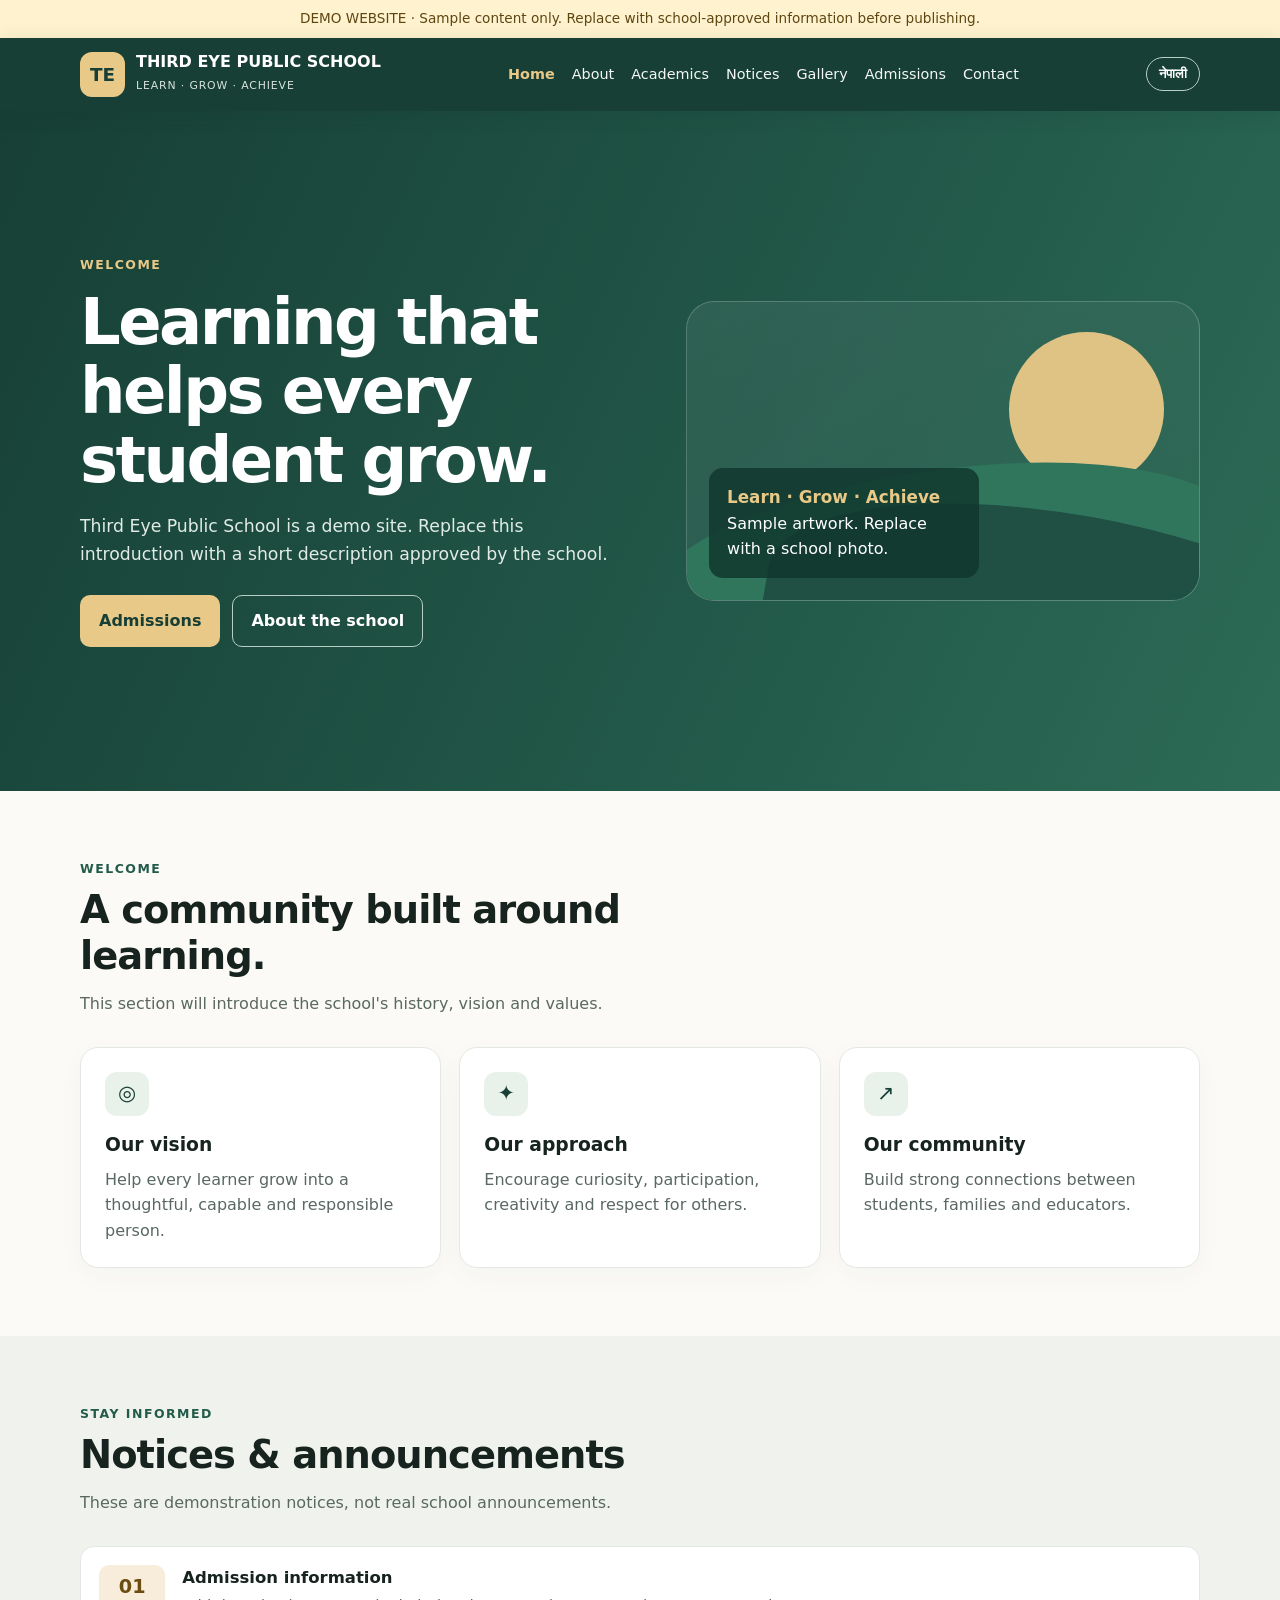
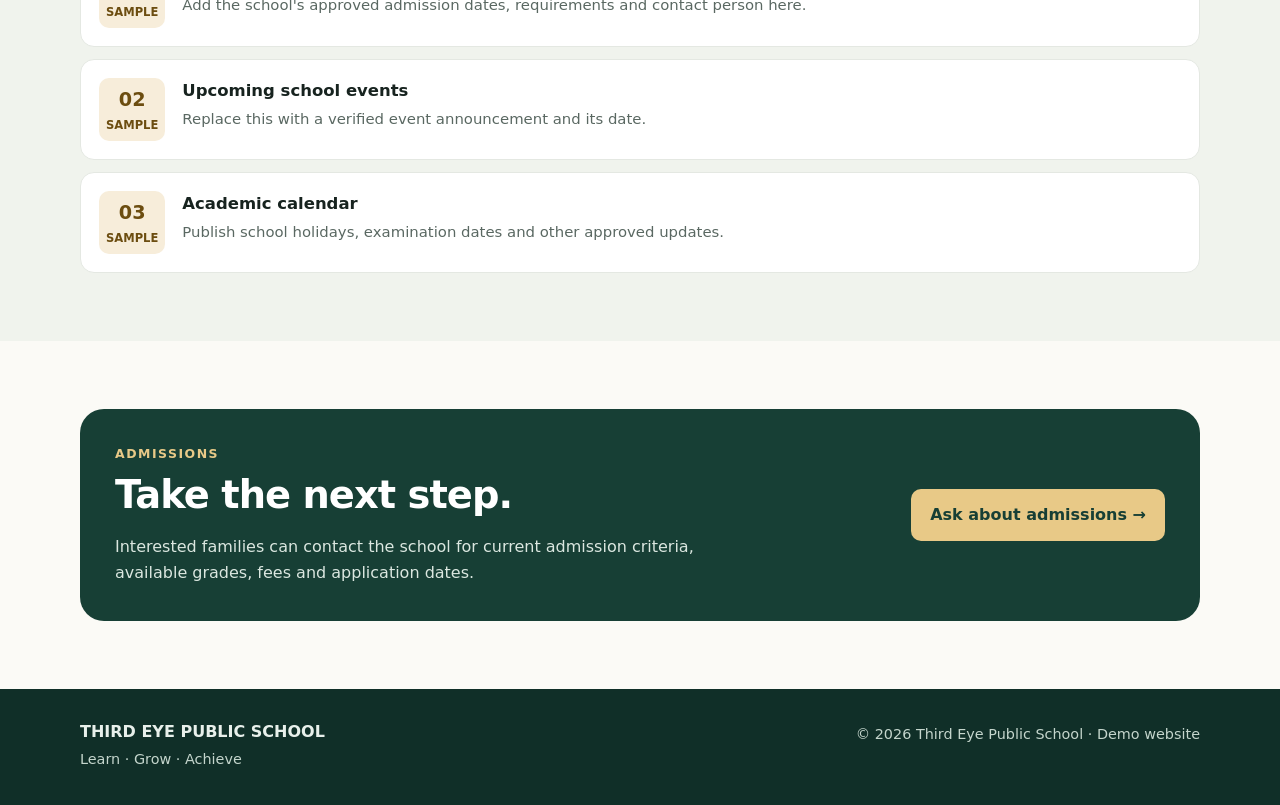
<file: index.html>
<!doctype html>
<html lang="en">
<head>
<meta charset="utf-8">
<meta name="viewport" content="width=device-width, initial-scale=1">
<title>Third Eye Public School | Demo website</title>
<meta name="description" content="Third Eye Public School demo website: about the school, academics, notices, gallery, admissions and contact.">
<meta property="og:title" content="Third Eye Public School | Demo website">
<meta property="og:description" content="Third Eye Public School demo website: about the school, academics, notices, gallery, admissions and contact.">
<meta property="og:type" content="website">
<link rel="icon" href="favicon.svg" type="image/svg+xml">
<link rel="stylesheet" href="style.css">
</head>
<body data-title-en="Third Eye Public School | Demo website" data-title-ne="थर्ड आई पब्लिक स्कूल | डेमो वेबसाइट">
<a class="skip" href="#main" data-en="Skip to content" data-ne="सामग्रीमा जानुहोस्">Skip to content</a>
<div class="demo" data-en="DEMO WEBSITE · Sample content only. Replace with school-approved information before publishing." data-ne="डेमो वेबसाइट · नमुना सामग्री मात्र। प्रकाशित गर्नुअघि विद्यालयबाट स्वीकृत जानकारी राख्नुहोस्।">DEMO WEBSITE · Sample content only. Replace with school-approved information before publishing.</div>
<header><div class="wrap nav">
<a class="brand" href="index.html" aria-label="Third Eye Public School home" data-aria-en="Third Eye Public School home" data-aria-ne="थर्ड आई पब्लिक स्कूल गृहपृष्ठ"><span class="crest" aria-hidden="true">TE</span><span><strong data-en="THIRD EYE PUBLIC SCHOOL" data-ne="थर्ड आई पब्लिक स्कूल">THIRD EYE PUBLIC SCHOOL</strong><small data-en="LEARN · GROW · ACHIEVE" data-ne="सिकौँ · बढौँ · सफल बनौँ">LEARN · GROW · ACHIEVE</small></span></a>
<nav aria-label="Main navigation" data-aria-en="Main navigation" data-aria-ne="मुख्य नेभिगेसन"><a href="index.html" class="active-link" aria-current="page" data-en="Home" data-ne="गृहपृष्ठ">Home</a><a href="about.html" data-en="About" data-ne="हाम्रो बारेमा">About</a><a href="academics.html" data-en="Academics" data-ne="शैक्षिक कार्यक्रम">Academics</a><a href="notices.html" data-en="Notices" data-ne="सूचना">Notices</a><a href="gallery.html" data-en="Gallery" data-ne="ग्यालरी">Gallery</a><a href="admissions.html" data-en="Admissions" data-ne="भर्ना">Admissions</a><a href="contact.html" data-en="Contact" data-ne="सम्पर्क">Contact</a></nav>
<button class="lang" id="languageToggle" type="button" aria-label="Switch to Nepali">नेपाली</button>
</div></header>
<main id="main">
<section class="hero"><div class="wrap hero-grid"><div><div class="eyebrow" data-en="Welcome" data-ne="स्वागत छ">Welcome</div><h1 data-en="Learning that helps every student grow." data-ne="हरेक विद्यार्थीको विकासमा सहयोग गर्ने सिकाइ।">Learning that helps every student grow.</h1><p data-en="Third Eye Public School is a demo site. Replace this introduction with a short description approved by the school." data-ne="थर्ड आई पब्लिक स्कूलको यो डेमो वेबसाइट हो। यो परिचयलाई विद्यालयबाट स्वीकृत छोटो विवरणले बदल्नुहोस्।">Third Eye Public School is a demo site. Replace this introduction with a short description approved by the school.</p><div class="actions"><a class="btn gold" href="admissions.html" data-en="Admissions" data-ne="भर्ना">Admissions</a><a class="btn outline" href="about.html" data-en="About the school" data-ne="विद्यालयको बारेमा">About the school</a></div></div><div class="hero-art" aria-hidden="true"><div class="sun"></div><div class="hill"></div><div class="hill two"></div><div class="art-label"><strong data-en="Learn · Grow · Achieve" data-ne="सिकौँ · बढौँ · सफल बनौँ">Learn · Grow · Achieve</strong><span data-en="Sample artwork. Replace with a school photo." data-ne="नमुना चित्र। विद्यालयको तस्बिरले बदल्नुहोस्।">Sample artwork. Replace with a school photo.</span></div></div></div></section>
<section><div class="wrap"><div class="section-head"><div class="eyebrow" data-en="Welcome" data-ne="स्वागत छ">Welcome</div><h2 data-en="A community built around learning." data-ne="सिकाइमा केन्द्रित समुदाय।">A community built around learning.</h2><p class="lead" data-en="This section will introduce the school&#x27;s history, vision and values." data-ne="यस भागमा विद्यालयको इतिहास, दृष्टिकोण र मूल्यहरू राखिनेछ।">This section will introduce the school&#x27;s history, vision and values.</p></div><div class="cards"><article class="card"><div class="icon" aria-hidden="true">◎</div><h3 data-en="Our vision" data-ne="हाम्रो दृष्टिकोण">Our vision</h3><p data-en="Help every learner grow into a thoughtful, capable and responsible person." data-ne="हरेक विद्यार्थीलाई विचारशील, सक्षम र जिम्मेवार व्यक्ति बन्न सहयोग गर्नु।">Help every learner grow into a thoughtful, capable and responsible person.</p></article><article class="card"><div class="icon" aria-hidden="true">✦</div><h3 data-en="Our approach" data-ne="हाम्रो सिकाइ पद्धति">Our approach</h3><p data-en="Encourage curiosity, participation, creativity and respect for others." data-ne="जिज्ञासा, सहभागिता, सिर्जनशीलता र अरूप्रतिको सम्मानलाई प्रोत्साहन गर्नु।">Encourage curiosity, participation, creativity and respect for others.</p></article><article class="card"><div class="icon" aria-hidden="true">↗</div><h3 data-en="Our community" data-ne="हाम्रो समुदाय">Our community</h3><p data-en="Build strong connections between students, families and educators." data-ne="विद्यार्थी, परिवार र शिक्षकबीच बलियो सम्बन्ध निर्माण गर्नु।">Build strong connections between students, families and educators.</p></article></div></div></section>
<section class="soft"><div class="wrap"><div class="section-head"><div class="eyebrow" data-en="Stay informed" data-ne="जानकारीमा रहनुहोस्">Stay informed</div><h2 data-en="Notices &amp; announcements" data-ne="सूचना तथा घोषणाहरू">Notices &amp; announcements</h2><p class="lead" data-en="These are demonstration notices, not real school announcements." data-ne="यी प्रदर्शनका लागि राखिएका नमुना सूचना हुन्, वास्तविक विद्यालयका सूचना होइनन्।">These are demonstration notices, not real school announcements.</p></div><div class="notice-list"><article class="notice"><div class="date"><b>01</b><span data-en="SAMPLE" data-ne="नमुना">SAMPLE</span></div><div><h3 data-en="Admission information" data-ne="भर्नासम्बन्धी जानकारी">Admission information</h3><p data-en="Add the school&#x27;s approved admission dates, requirements and contact person here." data-ne="विद्यालयबाट स्वीकृत भर्ना मिति, आवश्यक कागजात र सम्पर्क व्यक्तिको विवरण यहाँ राख्नुहोस्।">Add the school&#x27;s approved admission dates, requirements and contact person here.</p></div></article><article class="notice"><div class="date"><b>02</b><span data-en="SAMPLE" data-ne="नमुना">SAMPLE</span></div><div><h3 data-en="Upcoming school events" data-ne="आगामी विद्यालय कार्यक्रम">Upcoming school events</h3><p data-en="Replace this with a verified event announcement and its date." data-ne="यसलाई प्रमाणित कार्यक्रम सूचना र मितिले बदल्नुहोस्।">Replace this with a verified event announcement and its date.</p></div></article><article class="notice"><div class="date"><b>03</b><span data-en="SAMPLE" data-ne="नमुना">SAMPLE</span></div><div><h3 data-en="Academic calendar" data-ne="शैक्षिक पात्रो">Academic calendar</h3><p data-en="Publish school holidays, examination dates and other approved updates." data-ne="विद्यालय बिदा, परीक्षाका मिति र अन्य स्वीकृत जानकारी राख्नुहोस्।">Publish school holidays, examination dates and other approved updates.</p></div></article></div></div></section>
<section><div class="wrap"><div class="admissions"><div><div class="eyebrow" data-en="Admissions" data-ne="भर्ना">Admissions</div><h2 data-en="Take the next step." data-ne="अर्को कदम चाल्नुहोस्।">Take the next step.</h2><p data-en="Interested families can contact the school for current admission criteria, available grades, fees and application dates." data-ne="भर्नाका मापदण्ड, उपलब्ध कक्षा, शुल्क र आवेदन मितिबारे जानकारी लिन इच्छुक अभिभावकले विद्यालयमा सम्पर्क गर्न सक्नुहुन्छ।">Interested families can contact the school for current admission criteria, available grades, fees and application dates.</p></div><a class="btn gold" href="contact.html" data-en="Ask about admissions →" data-ne="भर्नाबारे सोध्नुहोस् →">Ask about admissions →</a></div></div></section>
</main>
<footer><div class="wrap footer-row"><div><strong data-en="THIRD EYE PUBLIC SCHOOL" data-ne="थर्ड आई पब्लिक स्कूल">THIRD EYE PUBLIC SCHOOL</strong><p data-en="Learn · Grow · Achieve" data-ne="सिकौँ · बढौँ · सफल बनौँ">Learn · Grow · Achieve</p></div><p>© <span id="year">2026</span> Third Eye Public School · <span data-en="Demo website" data-ne="डेमो वेबसाइट">Demo website</span></p></div></footer>
<script src="app.js"></script>
</body>
</html>
</file>
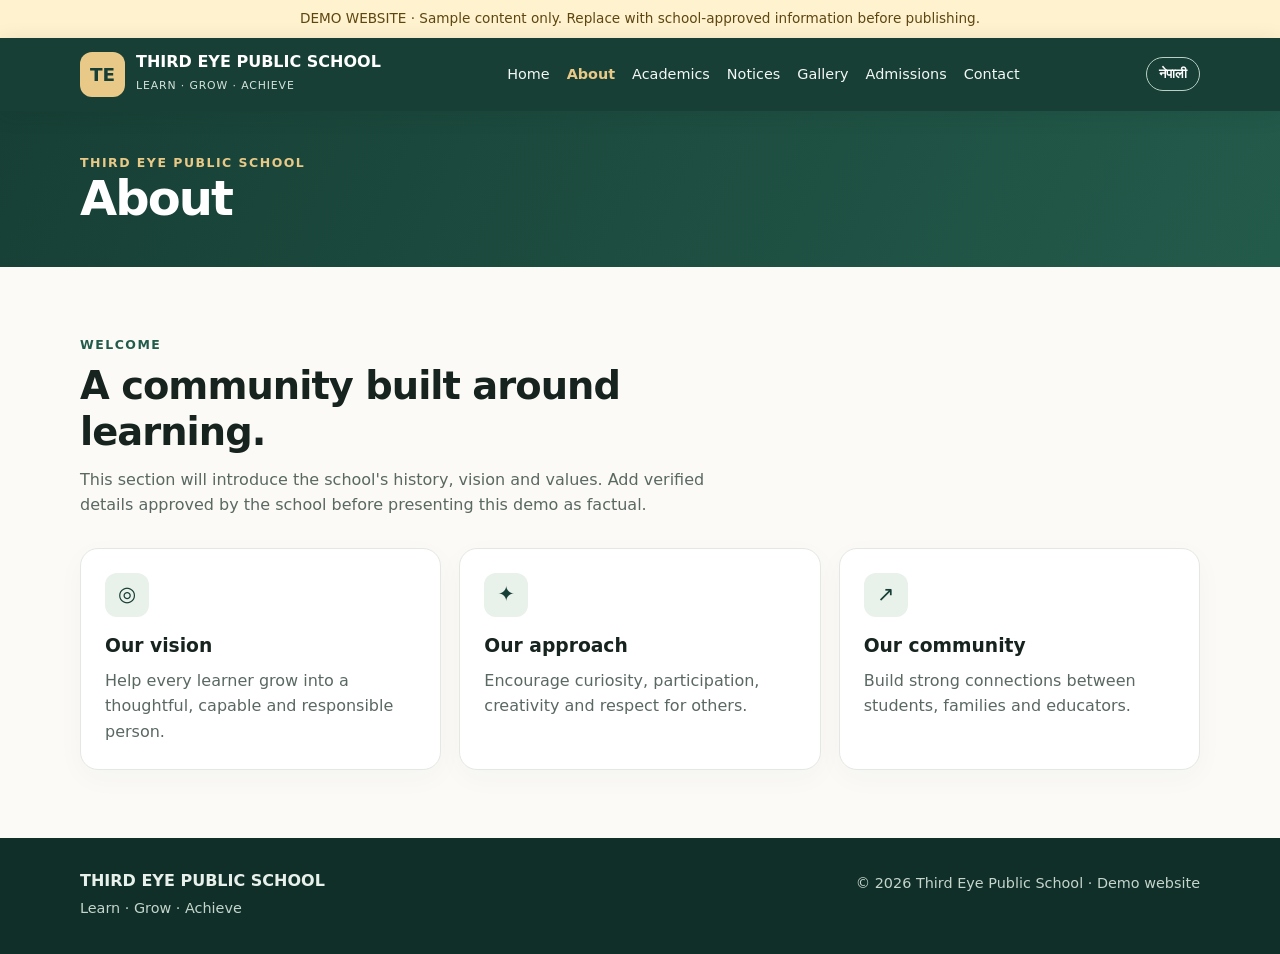
<file: about.html>
<!doctype html>
<html lang="en">
<head>
<meta charset="utf-8">
<meta name="viewport" content="width=device-width, initial-scale=1">
<title>About | Third Eye Public School</title>
<meta name="description" content="About Third Eye Public School: vision, approach and community (demo content).">
<meta property="og:title" content="About | Third Eye Public School">
<meta property="og:description" content="About Third Eye Public School: vision, approach and community (demo content).">
<meta property="og:type" content="website">
<link rel="icon" href="favicon.svg" type="image/svg+xml">
<link rel="stylesheet" href="style.css">
</head>
<body data-title-en="About | Third Eye Public School" data-title-ne="हाम्रो बारेमा | थर्ड आई पब्लिक स्कूल">
<a class="skip" href="#main" data-en="Skip to content" data-ne="सामग्रीमा जानुहोस्">Skip to content</a>
<div class="demo" data-en="DEMO WEBSITE · Sample content only. Replace with school-approved information before publishing." data-ne="डेमो वेबसाइट · नमुना सामग्री मात्र। प्रकाशित गर्नुअघि विद्यालयबाट स्वीकृत जानकारी राख्नुहोस्।">DEMO WEBSITE · Sample content only. Replace with school-approved information before publishing.</div>
<header><div class="wrap nav">
<a class="brand" href="index.html" aria-label="Third Eye Public School home" data-aria-en="Third Eye Public School home" data-aria-ne="थर्ड आई पब्लिक स्कूल गृहपृष्ठ"><span class="crest" aria-hidden="true">TE</span><span><strong data-en="THIRD EYE PUBLIC SCHOOL" data-ne="थर्ड आई पब्लिक स्कूल">THIRD EYE PUBLIC SCHOOL</strong><small data-en="LEARN · GROW · ACHIEVE" data-ne="सिकौँ · बढौँ · सफल बनौँ">LEARN · GROW · ACHIEVE</small></span></a>
<nav aria-label="Main navigation" data-aria-en="Main navigation" data-aria-ne="मुख्य नेभिगेसन"><a href="index.html" data-en="Home" data-ne="गृहपृष्ठ">Home</a><a href="about.html" class="active-link" aria-current="page" data-en="About" data-ne="हाम्रो बारेमा">About</a><a href="academics.html" data-en="Academics" data-ne="शैक्षिक कार्यक्रम">Academics</a><a href="notices.html" data-en="Notices" data-ne="सूचना">Notices</a><a href="gallery.html" data-en="Gallery" data-ne="ग्यालरी">Gallery</a><a href="admissions.html" data-en="Admissions" data-ne="भर्ना">Admissions</a><a href="contact.html" data-en="Contact" data-ne="सम्पर्क">Contact</a></nav>
<button class="lang" id="languageToggle" type="button" aria-label="Switch to Nepali">नेपाली</button>
</div></header>
<main id="main"><section class="page-intro"><div class="wrap"><div class="eyebrow" data-en="THIRD EYE PUBLIC SCHOOL" data-ne="थर्ड आई पब्लिक स्कूल">THIRD EYE PUBLIC SCHOOL</div><h1 data-en="About" data-ne="हाम्रो बारेमा">About</h1></div></section>
<section><div class="wrap"><div class="section-head"><div class="eyebrow" data-en="Welcome" data-ne="स्वागत छ">Welcome</div><h2 data-en="A community built around learning." data-ne="सिकाइमा केन्द्रित समुदाय।">A community built around learning.</h2><p class="lead" data-en="This section will introduce the school&#x27;s history, vision and values. Add verified details approved by the school before presenting this demo as factual." data-ne="यस भागमा विद्यालयको इतिहास, दृष्टिकोण र मूल्यहरू राखिनेछ। वास्तविक जानकारीका रूपमा प्रस्तुत गर्नुअघि विद्यालयबाट प्रमाणित विवरण राख्नुहोस्।">This section will introduce the school&#x27;s history, vision and values. Add verified details approved by the school before presenting this demo as factual.</p></div><div class="cards"><article class="card"><div class="icon" aria-hidden="true">◎</div><h3 data-en="Our vision" data-ne="हाम्रो दृष्टिकोण">Our vision</h3><p data-en="Help every learner grow into a thoughtful, capable and responsible person." data-ne="हरेक विद्यार्थीलाई विचारशील, सक्षम र जिम्मेवार व्यक्ति बन्न सहयोग गर्नु।">Help every learner grow into a thoughtful, capable and responsible person.</p></article><article class="card"><div class="icon" aria-hidden="true">✦</div><h3 data-en="Our approach" data-ne="हाम्रो सिकाइ पद्धति">Our approach</h3><p data-en="Encourage curiosity, participation, creativity and respect for others." data-ne="जिज्ञासा, सहभागिता, सिर्जनशीलता र अरूप्रतिको सम्मानलाई प्रोत्साहन गर्नु।">Encourage curiosity, participation, creativity and respect for others.</p></article><article class="card"><div class="icon" aria-hidden="true">↗</div><h3 data-en="Our community" data-ne="हाम्रो समुदाय">Our community</h3><p data-en="Build strong connections between students, families and educators." data-ne="विद्यार्थी, परिवार र शिक्षकबीच बलियो सम्बन्ध निर्माण गर्नु।">Build strong connections between students, families and educators.</p></article></div></div></section>
</main>
<footer><div class="wrap footer-row"><div><strong data-en="THIRD EYE PUBLIC SCHOOL" data-ne="थर्ड आई पब्लिक स्कूल">THIRD EYE PUBLIC SCHOOL</strong><p data-en="Learn · Grow · Achieve" data-ne="सिकौँ · बढौँ · सफल बनौँ">Learn · Grow · Achieve</p></div><p>© <span id="year">2026</span> Third Eye Public School · <span data-en="Demo website" data-ne="डेमो वेबसाइट">Demo website</span></p></div></footer>
<script src="app.js"></script>
</body>
</html>
</file>
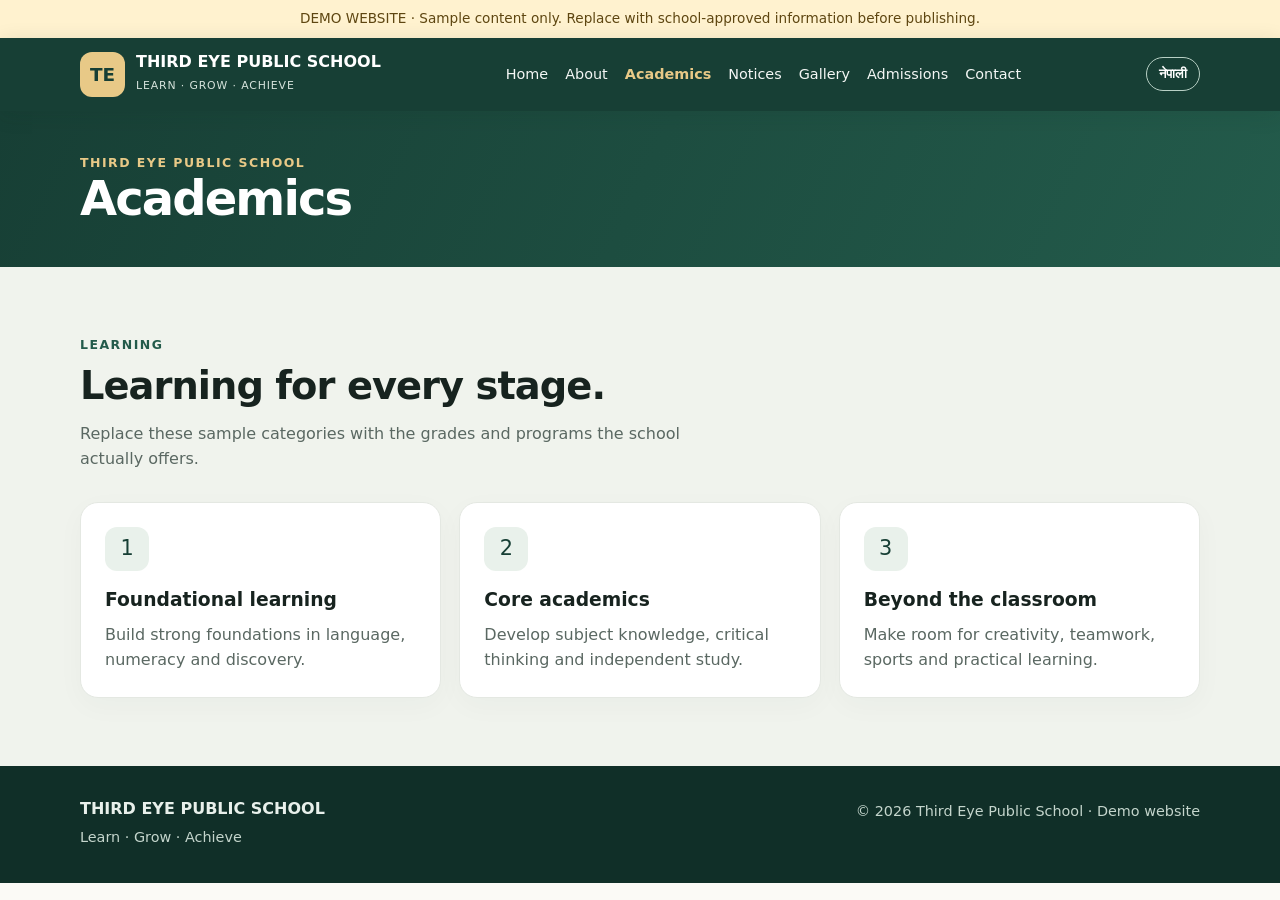
<file: academics.html>
<!doctype html>
<html lang="en">
<head>
<meta charset="utf-8">
<meta name="viewport" content="width=device-width, initial-scale=1">
<title>Academics | Third Eye Public School</title>
<meta name="description" content="Academic programs at Third Eye Public School (sample categories).">
<meta property="og:title" content="Academics | Third Eye Public School">
<meta property="og:description" content="Academic programs at Third Eye Public School (sample categories).">
<meta property="og:type" content="website">
<link rel="icon" href="favicon.svg" type="image/svg+xml">
<link rel="stylesheet" href="style.css">
</head>
<body data-title-en="Academics | Third Eye Public School" data-title-ne="शैक्षिक कार्यक्रम | थर्ड आई पब्लिक स्कूल">
<a class="skip" href="#main" data-en="Skip to content" data-ne="सामग्रीमा जानुहोस्">Skip to content</a>
<div class="demo" data-en="DEMO WEBSITE · Sample content only. Replace with school-approved information before publishing." data-ne="डेमो वेबसाइट · नमुना सामग्री मात्र। प्रकाशित गर्नुअघि विद्यालयबाट स्वीकृत जानकारी राख्नुहोस्।">DEMO WEBSITE · Sample content only. Replace with school-approved information before publishing.</div>
<header><div class="wrap nav">
<a class="brand" href="index.html" aria-label="Third Eye Public School home" data-aria-en="Third Eye Public School home" data-aria-ne="थर्ड आई पब्लिक स्कूल गृहपृष्ठ"><span class="crest" aria-hidden="true">TE</span><span><strong data-en="THIRD EYE PUBLIC SCHOOL" data-ne="थर्ड आई पब्लिक स्कूल">THIRD EYE PUBLIC SCHOOL</strong><small data-en="LEARN · GROW · ACHIEVE" data-ne="सिकौँ · बढौँ · सफल बनौँ">LEARN · GROW · ACHIEVE</small></span></a>
<nav aria-label="Main navigation" data-aria-en="Main navigation" data-aria-ne="मुख्य नेभिगेसन"><a href="index.html" data-en="Home" data-ne="गृहपृष्ठ">Home</a><a href="about.html" data-en="About" data-ne="हाम्रो बारेमा">About</a><a href="academics.html" class="active-link" aria-current="page" data-en="Academics" data-ne="शैक्षिक कार्यक्रम">Academics</a><a href="notices.html" data-en="Notices" data-ne="सूचना">Notices</a><a href="gallery.html" data-en="Gallery" data-ne="ग्यालरी">Gallery</a><a href="admissions.html" data-en="Admissions" data-ne="भर्ना">Admissions</a><a href="contact.html" data-en="Contact" data-ne="सम्पर्क">Contact</a></nav>
<button class="lang" id="languageToggle" type="button" aria-label="Switch to Nepali">नेपाली</button>
</div></header>
<main id="main"><section class="page-intro"><div class="wrap"><div class="eyebrow" data-en="THIRD EYE PUBLIC SCHOOL" data-ne="थर्ड आई पब्लिक स्कूल">THIRD EYE PUBLIC SCHOOL</div><h1 data-en="Academics" data-ne="शैक्षिक कार्यक्रम">Academics</h1></div></section>
<section class="soft"><div class="wrap"><div class="section-head"><div class="eyebrow" data-en="Learning" data-ne="सिकाइ">Learning</div><h2 data-en="Learning for every stage." data-ne="हरेक चरणका लागि सिकाइ।">Learning for every stage.</h2><p class="lead" data-en="Replace these sample categories with the grades and programs the school actually offers." data-ne="यी नमुना शीर्षकलाई विद्यालयले वास्तवमै सञ्चालन गर्ने कक्षा र कार्यक्रमले बदल्नुहोस्।">Replace these sample categories with the grades and programs the school actually offers.</p></div><div class="cards"><article class="card"><div class="icon" aria-hidden="true">1</div><h3 data-en="Foundational learning" data-ne="आधारभूत सिकाइ">Foundational learning</h3><p data-en="Build strong foundations in language, numeracy and discovery." data-ne="भाषा, गणितीय सीप र खोजमा बलियो आधार निर्माण गर्नु।">Build strong foundations in language, numeracy and discovery.</p></article><article class="card"><div class="icon" aria-hidden="true">2</div><h3 data-en="Core academics" data-ne="मुख्य शैक्षिक विषय">Core academics</h3><p data-en="Develop subject knowledge, critical thinking and independent study." data-ne="विषयगत ज्ञान, आलोचनात्मक सोच र स्वाध्ययन विकास गर्नु।">Develop subject knowledge, critical thinking and independent study.</p></article><article class="card"><div class="icon" aria-hidden="true">3</div><h3 data-en="Beyond the classroom" data-ne="कक्षाकोठाभन्दा बाहिर">Beyond the classroom</h3><p data-en="Make room for creativity, teamwork, sports and practical learning." data-ne="सिर्जनशीलता, समूहकार्य, खेलकुद र व्यावहारिक सिकाइका अवसर दिनु।">Make room for creativity, teamwork, sports and practical learning.</p></article></div></div></section>
</main>
<footer><div class="wrap footer-row"><div><strong data-en="THIRD EYE PUBLIC SCHOOL" data-ne="थर्ड आई पब्लिक स्कूल">THIRD EYE PUBLIC SCHOOL</strong><p data-en="Learn · Grow · Achieve" data-ne="सिकौँ · बढौँ · सफल बनौँ">Learn · Grow · Achieve</p></div><p>© <span id="year">2026</span> Third Eye Public School · <span data-en="Demo website" data-ne="डेमो वेबसाइट">Demo website</span></p></div></footer>
<script src="app.js"></script>
</body>
</html>
</file>
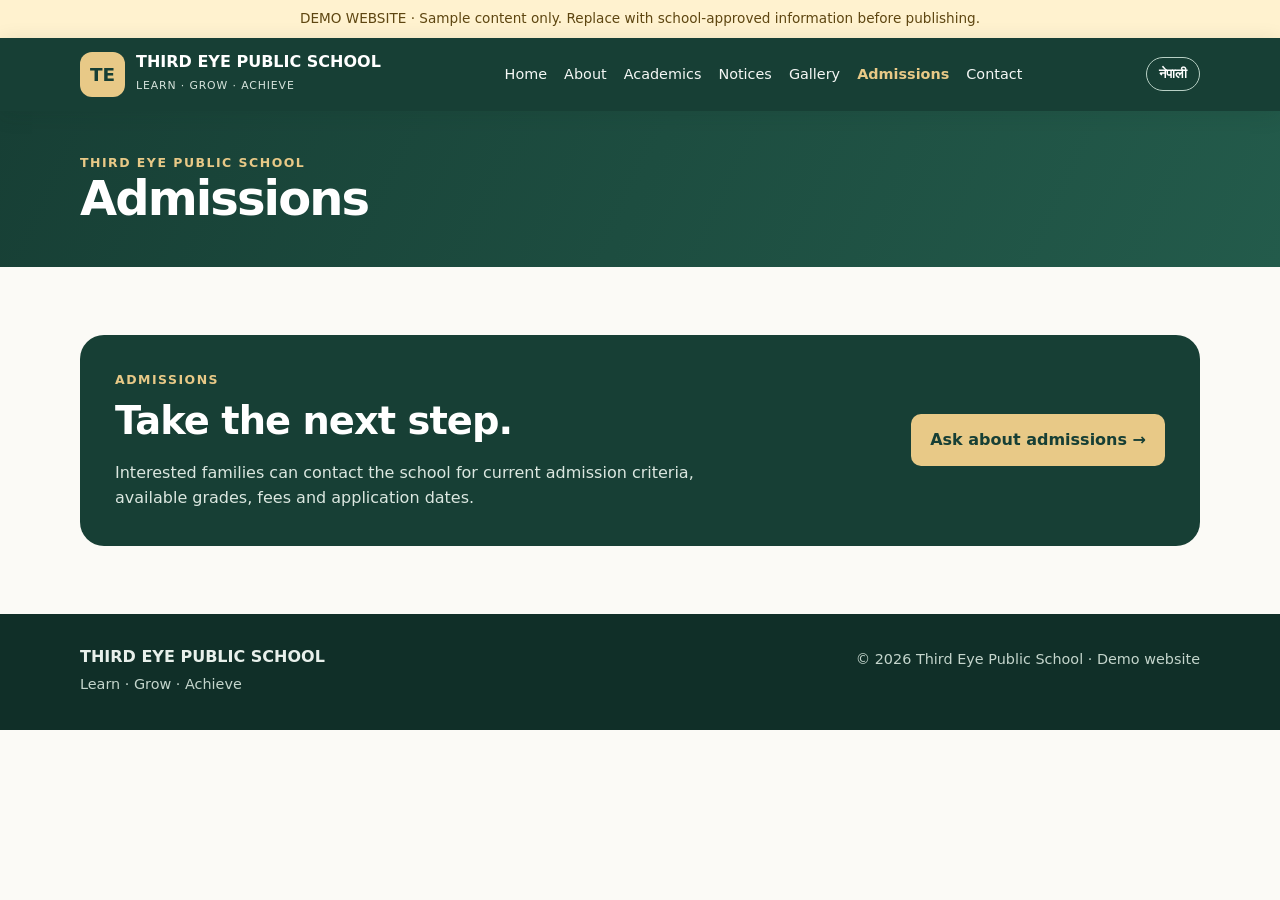
<file: admissions.html>
<!doctype html>
<html lang="en">
<head>
<meta charset="utf-8">
<meta name="viewport" content="width=device-width, initial-scale=1">
<title>Admissions | Third Eye Public School</title>
<meta name="description" content="Admissions information for Third Eye Public School.">
<meta property="og:title" content="Admissions | Third Eye Public School">
<meta property="og:description" content="Admissions information for Third Eye Public School.">
<meta property="og:type" content="website">
<link rel="icon" href="favicon.svg" type="image/svg+xml">
<link rel="stylesheet" href="style.css">
</head>
<body data-title-en="Admissions | Third Eye Public School" data-title-ne="भर्ना | थर्ड आई पब्लिक स्कूल">
<a class="skip" href="#main" data-en="Skip to content" data-ne="सामग्रीमा जानुहोस्">Skip to content</a>
<div class="demo" data-en="DEMO WEBSITE · Sample content only. Replace with school-approved information before publishing." data-ne="डेमो वेबसाइट · नमुना सामग्री मात्र। प्रकाशित गर्नुअघि विद्यालयबाट स्वीकृत जानकारी राख्नुहोस्।">DEMO WEBSITE · Sample content only. Replace with school-approved information before publishing.</div>
<header><div class="wrap nav">
<a class="brand" href="index.html" aria-label="Third Eye Public School home" data-aria-en="Third Eye Public School home" data-aria-ne="थर्ड आई पब्लिक स्कूल गृहपृष्ठ"><span class="crest" aria-hidden="true">TE</span><span><strong data-en="THIRD EYE PUBLIC SCHOOL" data-ne="थर्ड आई पब्लिक स्कूल">THIRD EYE PUBLIC SCHOOL</strong><small data-en="LEARN · GROW · ACHIEVE" data-ne="सिकौँ · बढौँ · सफल बनौँ">LEARN · GROW · ACHIEVE</small></span></a>
<nav aria-label="Main navigation" data-aria-en="Main navigation" data-aria-ne="मुख्य नेभिगेसन"><a href="index.html" data-en="Home" data-ne="गृहपृष्ठ">Home</a><a href="about.html" data-en="About" data-ne="हाम्रो बारेमा">About</a><a href="academics.html" data-en="Academics" data-ne="शैक्षिक कार्यक्रम">Academics</a><a href="notices.html" data-en="Notices" data-ne="सूचना">Notices</a><a href="gallery.html" data-en="Gallery" data-ne="ग्यालरी">Gallery</a><a href="admissions.html" class="active-link" aria-current="page" data-en="Admissions" data-ne="भर्ना">Admissions</a><a href="contact.html" data-en="Contact" data-ne="सम्पर्क">Contact</a></nav>
<button class="lang" id="languageToggle" type="button" aria-label="Switch to Nepali">नेपाली</button>
</div></header>
<main id="main"><section class="page-intro"><div class="wrap"><div class="eyebrow" data-en="THIRD EYE PUBLIC SCHOOL" data-ne="थर्ड आई पब्लिक स्कूल">THIRD EYE PUBLIC SCHOOL</div><h1 data-en="Admissions" data-ne="भर्ना">Admissions</h1></div></section>
<section><div class="wrap"><div class="admissions"><div><div class="eyebrow" data-en="Admissions" data-ne="भर्ना">Admissions</div><h2 data-en="Take the next step." data-ne="अर्को कदम चाल्नुहोस्।">Take the next step.</h2><p data-en="Interested families can contact the school for current admission criteria, available grades, fees and application dates." data-ne="भर्नाका मापदण्ड, उपलब्ध कक्षा, शुल्क र आवेदन मितिबारे जानकारी लिन इच्छुक अभिभावकले विद्यालयमा सम्पर्क गर्न सक्नुहुन्छ।">Interested families can contact the school for current admission criteria, available grades, fees and application dates.</p></div><a class="btn gold" href="contact.html" data-en="Ask about admissions →" data-ne="भर्नाबारे सोध्नुहोस् →">Ask about admissions →</a></div></div></section>
</main>
<footer><div class="wrap footer-row"><div><strong data-en="THIRD EYE PUBLIC SCHOOL" data-ne="थर्ड आई पब्लिक स्कूल">THIRD EYE PUBLIC SCHOOL</strong><p data-en="Learn · Grow · Achieve" data-ne="सिकौँ · बढौँ · सफल बनौँ">Learn · Grow · Achieve</p></div><p>© <span id="year">2026</span> Third Eye Public School · <span data-en="Demo website" data-ne="डेमो वेबसाइट">Demo website</span></p></div></footer>
<script src="app.js"></script>
</body>
</html>
</file>
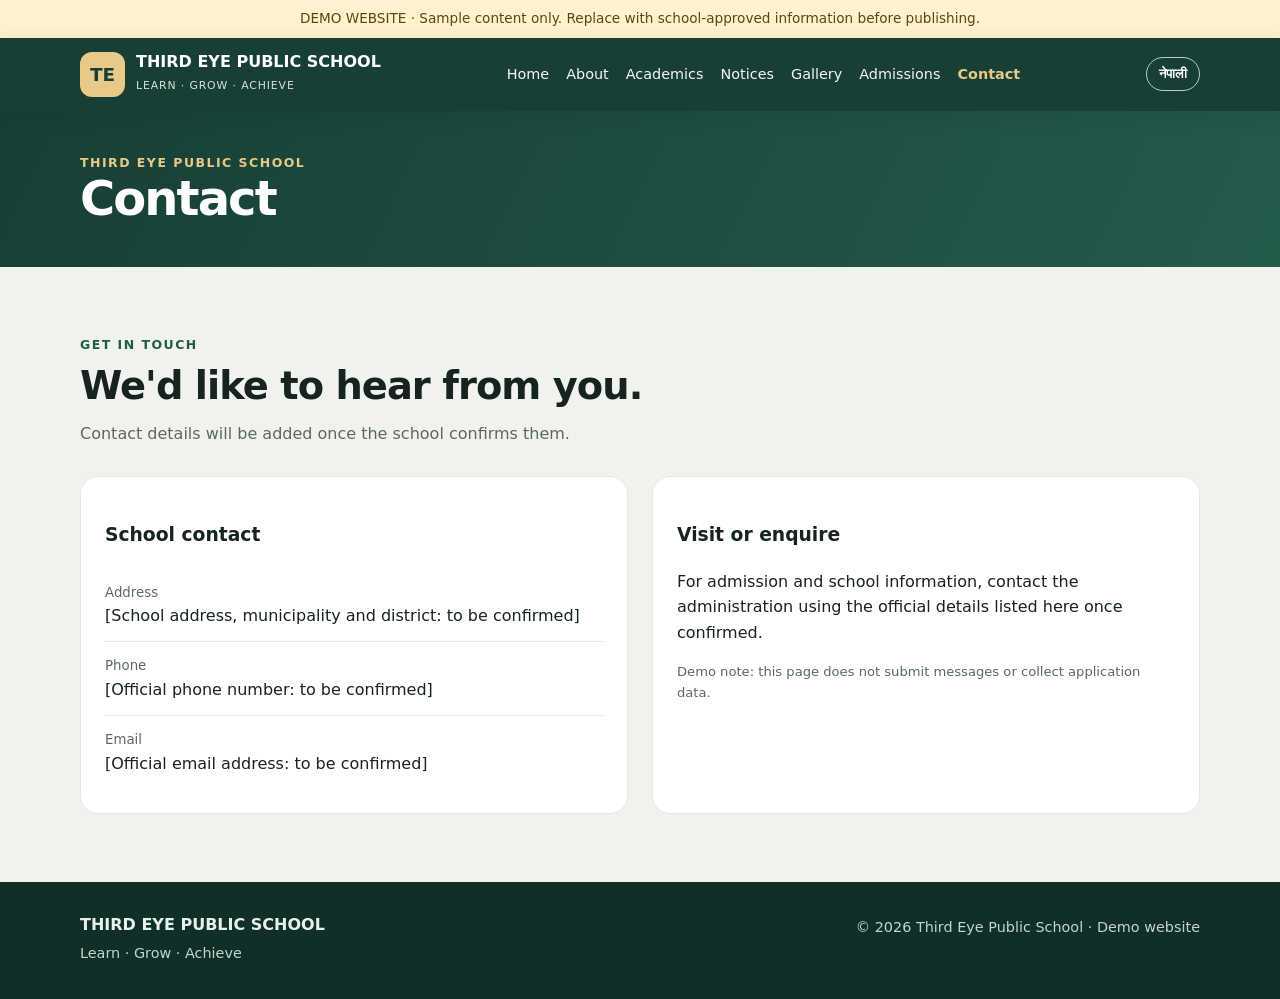
<file: contact.html>
<!doctype html>
<html lang="en">
<head>
<meta charset="utf-8">
<meta name="viewport" content="width=device-width, initial-scale=1">
<title>Contact | Third Eye Public School</title>
<meta name="description" content="Contact Third Eye Public School (placeholder details).">
<meta property="og:title" content="Contact | Third Eye Public School">
<meta property="og:description" content="Contact Third Eye Public School (placeholder details).">
<meta property="og:type" content="website">
<link rel="icon" href="favicon.svg" type="image/svg+xml">
<link rel="stylesheet" href="style.css">
</head>
<body data-title-en="Contact | Third Eye Public School" data-title-ne="सम्पर्क | थर्ड आई पब्लिक स्कूल">
<a class="skip" href="#main" data-en="Skip to content" data-ne="सामग्रीमा जानुहोस्">Skip to content</a>
<div class="demo" data-en="DEMO WEBSITE · Sample content only. Replace with school-approved information before publishing." data-ne="डेमो वेबसाइट · नमुना सामग्री मात्र। प्रकाशित गर्नुअघि विद्यालयबाट स्वीकृत जानकारी राख्नुहोस्।">DEMO WEBSITE · Sample content only. Replace with school-approved information before publishing.</div>
<header><div class="wrap nav">
<a class="brand" href="index.html" aria-label="Third Eye Public School home" data-aria-en="Third Eye Public School home" data-aria-ne="थर्ड आई पब्लिक स्कूल गृहपृष्ठ"><span class="crest" aria-hidden="true">TE</span><span><strong data-en="THIRD EYE PUBLIC SCHOOL" data-ne="थर्ड आई पब्लिक स्कूल">THIRD EYE PUBLIC SCHOOL</strong><small data-en="LEARN · GROW · ACHIEVE" data-ne="सिकौँ · बढौँ · सफल बनौँ">LEARN · GROW · ACHIEVE</small></span></a>
<nav aria-label="Main navigation" data-aria-en="Main navigation" data-aria-ne="मुख्य नेभिगेसन"><a href="index.html" data-en="Home" data-ne="गृहपृष्ठ">Home</a><a href="about.html" data-en="About" data-ne="हाम्रो बारेमा">About</a><a href="academics.html" data-en="Academics" data-ne="शैक्षिक कार्यक्रम">Academics</a><a href="notices.html" data-en="Notices" data-ne="सूचना">Notices</a><a href="gallery.html" data-en="Gallery" data-ne="ग्यालरी">Gallery</a><a href="admissions.html" data-en="Admissions" data-ne="भर्ना">Admissions</a><a href="contact.html" class="active-link" aria-current="page" data-en="Contact" data-ne="सम्पर्क">Contact</a></nav>
<button class="lang" id="languageToggle" type="button" aria-label="Switch to Nepali">नेपाली</button>
</div></header>
<main id="main"><section class="page-intro"><div class="wrap"><div class="eyebrow" data-en="THIRD EYE PUBLIC SCHOOL" data-ne="थर्ड आई पब्लिक स्कूल">THIRD EYE PUBLIC SCHOOL</div><h1 data-en="Contact" data-ne="सम्पर्क">Contact</h1></div></section>
<section class="soft"><div class="wrap"><div class="section-head"><div class="eyebrow" data-en="Get in touch" data-ne="सम्पर्क गर्नुहोस्">Get in touch</div><h2 data-en="We&#x27;d like to hear from you." data-ne="हामी तपाईंको कुरा सुन्न चाहन्छौँ।">We&#x27;d like to hear from you.</h2><p class="lead" data-en="Contact details will be added once the school confirms them." data-ne="विद्यालयले पुष्टि गरेपछि सम्पर्क विवरण यहाँ राखिनेछ।">Contact details will be added once the school confirms them.</p></div><div class="contact-grid"><div class="contact-panel"><h3 data-en="School contact" data-ne="विद्यालय सम्पर्क">School contact</h3><div class="contact-row"><small data-en="Address" data-ne="ठेगाना">Address</small><span data-en="[School address, municipality and district: to be confirmed]" data-ne="[विद्यालयको ठेगाना, नगरपालिका र जिल्ला: पुष्टि हुन बाँकी]">[School address, municipality and district: to be confirmed]</span></div><div class="contact-row"><small data-en="Phone" data-ne="फोन">Phone</small><span data-en="[Official phone number: to be confirmed]" data-ne="[आधिकारिक फोन नम्बर: पुष्टि हुन बाँकी]">[Official phone number: to be confirmed]</span></div><div class="contact-row"><small data-en="Email" data-ne="ईमेल">Email</small><span data-en="[Official email address: to be confirmed]" data-ne="[आधिकारिक इमेल ठेगाना: पुष्टि हुन बाँकी]">[Official email address: to be confirmed]</span></div></div><div class="contact-panel"><h3 data-en="Visit or enquire" data-ne="भेट्नुहोस् वा जानकारी लिनुहोस्">Visit or enquire</h3><p data-en="For admission and school information, contact the administration using the official details listed here once confirmed." data-ne="भर्ना र विद्यालयसम्बन्धी जानकारीका लागि पुष्टि गरिएका आधिकारिक विवरण प्रयोग गरी प्रशासनमा सम्पर्क गर्नुहोस्।">For admission and school information, contact the administration using the official details listed here once confirmed.</p><p class="small-note" data-en="Demo note: this page does not submit messages or collect application data." data-ne="डेमो सूचना: यो पृष्ठले सन्देश पठाउँदैन वा आवेदनसम्बन्धी डाटा सङ्कलन गर्दैन।">Demo note: this page does not submit messages or collect application data.</p></div></div></div></section>
</main>
<footer><div class="wrap footer-row"><div><strong data-en="THIRD EYE PUBLIC SCHOOL" data-ne="थर्ड आई पब्लिक स्कूल">THIRD EYE PUBLIC SCHOOL</strong><p data-en="Learn · Grow · Achieve" data-ne="सिकौँ · बढौँ · सफल बनौँ">Learn · Grow · Achieve</p></div><p>© <span id="year">2026</span> Third Eye Public School · <span data-en="Demo website" data-ne="डेमो वेबसाइट">Demo website</span></p></div></footer>
<script src="app.js"></script>
</body>
</html>
</file>
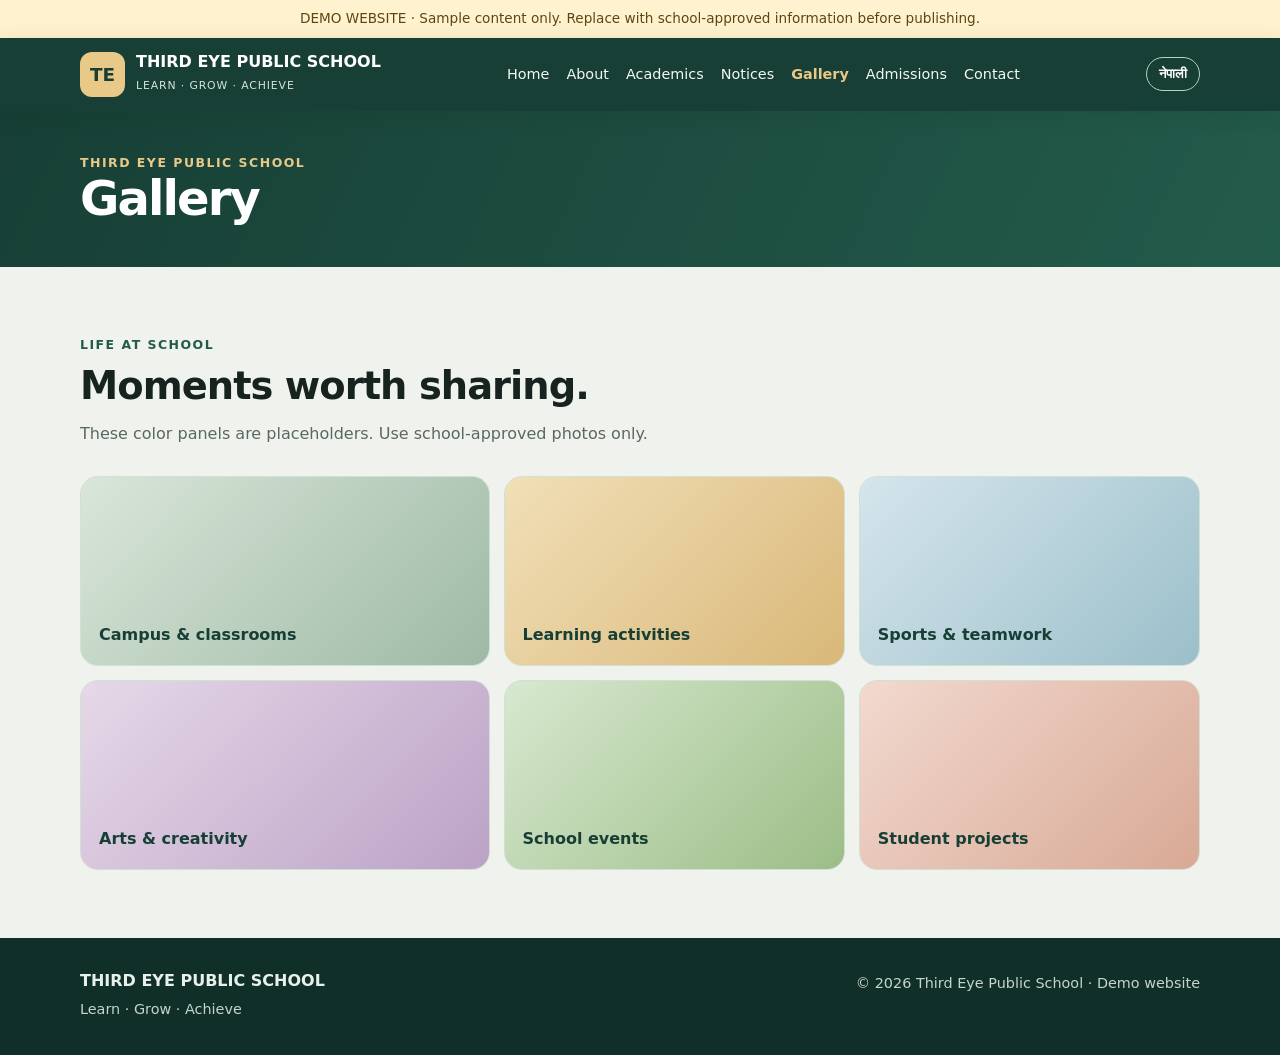
<file: gallery.html>
<!doctype html>
<html lang="en">
<head>
<meta charset="utf-8">
<meta name="viewport" content="width=device-width, initial-scale=1">
<title>Gallery | Third Eye Public School</title>
<meta name="description" content="Photo gallery for Third Eye Public School (placeholder panels).">
<meta property="og:title" content="Gallery | Third Eye Public School">
<meta property="og:description" content="Photo gallery for Third Eye Public School (placeholder panels).">
<meta property="og:type" content="website">
<link rel="icon" href="favicon.svg" type="image/svg+xml">
<link rel="stylesheet" href="style.css">
</head>
<body data-title-en="Gallery | Third Eye Public School" data-title-ne="ग्यालरी | थर्ड आई पब्लिक स्कूल">
<a class="skip" href="#main" data-en="Skip to content" data-ne="सामग्रीमा जानुहोस्">Skip to content</a>
<div class="demo" data-en="DEMO WEBSITE · Sample content only. Replace with school-approved information before publishing." data-ne="डेमो वेबसाइट · नमुना सामग्री मात्र। प्रकाशित गर्नुअघि विद्यालयबाट स्वीकृत जानकारी राख्नुहोस्।">DEMO WEBSITE · Sample content only. Replace with school-approved information before publishing.</div>
<header><div class="wrap nav">
<a class="brand" href="index.html" aria-label="Third Eye Public School home" data-aria-en="Third Eye Public School home" data-aria-ne="थर्ड आई पब्लिक स्कूल गृहपृष्ठ"><span class="crest" aria-hidden="true">TE</span><span><strong data-en="THIRD EYE PUBLIC SCHOOL" data-ne="थर्ड आई पब्लिक स्कूल">THIRD EYE PUBLIC SCHOOL</strong><small data-en="LEARN · GROW · ACHIEVE" data-ne="सिकौँ · बढौँ · सफल बनौँ">LEARN · GROW · ACHIEVE</small></span></a>
<nav aria-label="Main navigation" data-aria-en="Main navigation" data-aria-ne="मुख्य नेभिगेसन"><a href="index.html" data-en="Home" data-ne="गृहपृष्ठ">Home</a><a href="about.html" data-en="About" data-ne="हाम्रो बारेमा">About</a><a href="academics.html" data-en="Academics" data-ne="शैक्षिक कार्यक्रम">Academics</a><a href="notices.html" data-en="Notices" data-ne="सूचना">Notices</a><a href="gallery.html" class="active-link" aria-current="page" data-en="Gallery" data-ne="ग्यालरी">Gallery</a><a href="admissions.html" data-en="Admissions" data-ne="भर्ना">Admissions</a><a href="contact.html" data-en="Contact" data-ne="सम्पर्क">Contact</a></nav>
<button class="lang" id="languageToggle" type="button" aria-label="Switch to Nepali">नेपाली</button>
</div></header>
<main id="main"><section class="page-intro"><div class="wrap"><div class="eyebrow" data-en="THIRD EYE PUBLIC SCHOOL" data-ne="थर्ड आई पब्लिक स्कूल">THIRD EYE PUBLIC SCHOOL</div><h1 data-en="Gallery" data-ne="ग्यालरी">Gallery</h1></div></section>
<section class="soft"><div class="wrap"><div class="section-head"><div class="eyebrow" data-en="Life at school" data-ne="विद्यालय जीवन">Life at school</div><h2 data-en="Moments worth sharing." data-ne="साझा गर्नलायक क्षणहरू।">Moments worth sharing.</h2><p class="lead" data-en="These color panels are placeholders. Use school-approved photos only." data-ne="यी रङ्गीन भागहरू नमुना हुन्। विद्यालयबाट स्वीकृत तस्बिर मात्र प्रयोग गर्नुहोस्।">These color panels are placeholders. Use school-approved photos only.</p></div><div class="gallery"><div class="photo" data-en="Campus &amp; classrooms" data-ne="विद्यालय परिसर र कक्षाकोठा">Campus &amp; classrooms</div><div class="photo" data-en="Learning activities" data-ne="सिकाइ गतिविधि">Learning activities</div><div class="photo" data-en="Sports &amp; teamwork" data-ne="खेलकुद र समूहकार्य">Sports &amp; teamwork</div><div class="photo" data-en="Arts &amp; creativity" data-ne="कला र सिर्जनशीलता">Arts &amp; creativity</div><div class="photo" data-en="School events" data-ne="विद्यालय कार्यक्रम">School events</div><div class="photo" data-en="Student projects" data-ne="विद्यार्थीका परियोजना">Student projects</div></div></div></section>
</main>
<footer><div class="wrap footer-row"><div><strong data-en="THIRD EYE PUBLIC SCHOOL" data-ne="थर्ड आई पब्लिक स्कूल">THIRD EYE PUBLIC SCHOOL</strong><p data-en="Learn · Grow · Achieve" data-ne="सिकौँ · बढौँ · सफल बनौँ">Learn · Grow · Achieve</p></div><p>© <span id="year">2026</span> Third Eye Public School · <span data-en="Demo website" data-ne="डेमो वेबसाइट">Demo website</span></p></div></footer>
<script src="app.js"></script>
</body>
</html>
</file>
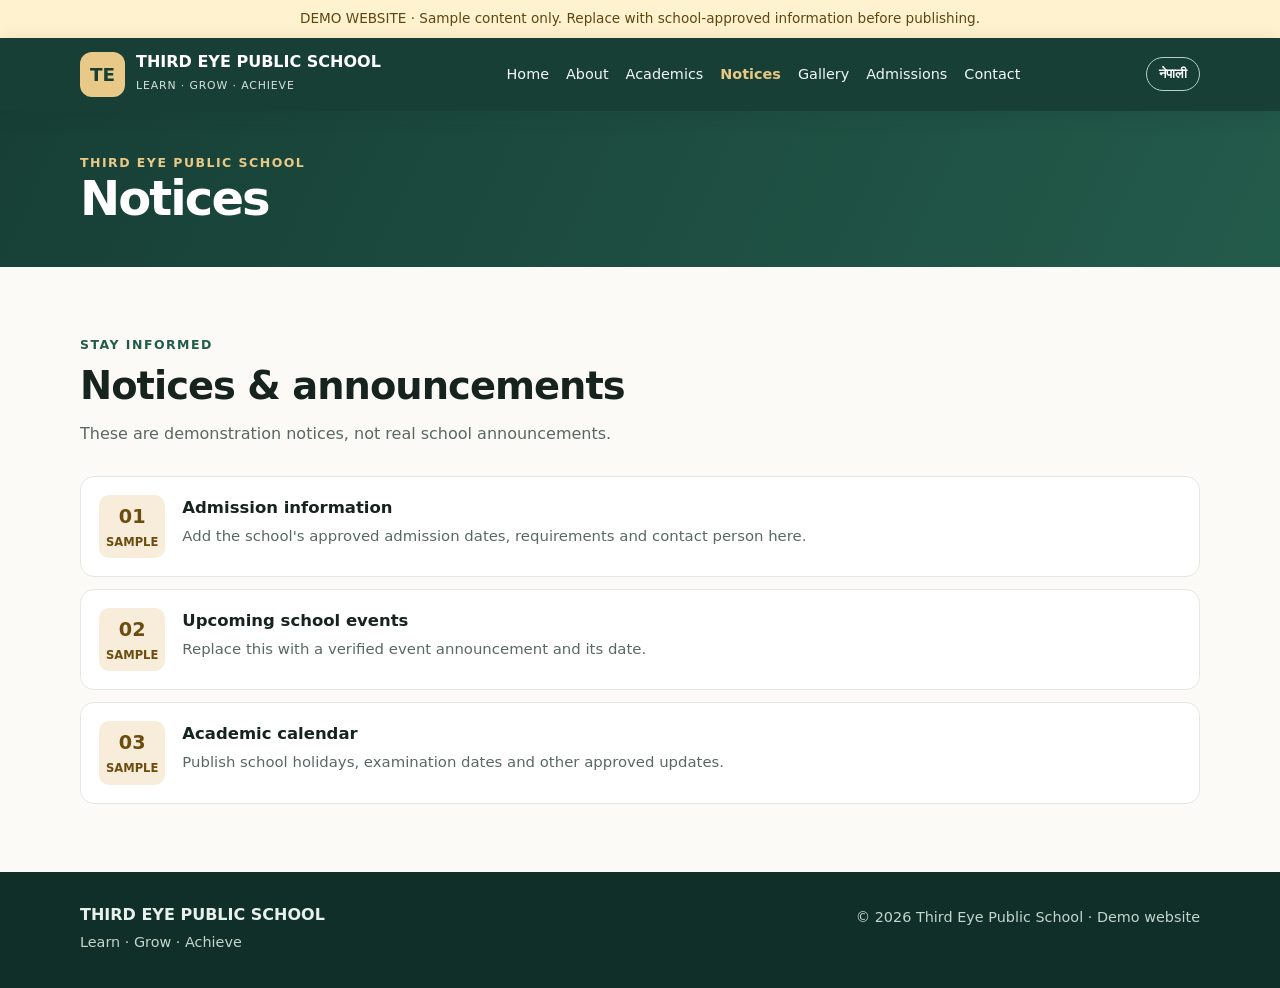
<file: notices.html>
<!doctype html>
<html lang="en">
<head>
<meta charset="utf-8">
<meta name="viewport" content="width=device-width, initial-scale=1">
<title>Notices | Third Eye Public School</title>
<meta name="description" content="Notices and announcements from Third Eye Public School (sample notices).">
<meta property="og:title" content="Notices | Third Eye Public School">
<meta property="og:description" content="Notices and announcements from Third Eye Public School (sample notices).">
<meta property="og:type" content="website">
<link rel="icon" href="favicon.svg" type="image/svg+xml">
<link rel="stylesheet" href="style.css">
</head>
<body data-title-en="Notices | Third Eye Public School" data-title-ne="सूचना | थर्ड आई पब्लिक स्कूल">
<a class="skip" href="#main" data-en="Skip to content" data-ne="सामग्रीमा जानुहोस्">Skip to content</a>
<div class="demo" data-en="DEMO WEBSITE · Sample content only. Replace with school-approved information before publishing." data-ne="डेमो वेबसाइट · नमुना सामग्री मात्र। प्रकाशित गर्नुअघि विद्यालयबाट स्वीकृत जानकारी राख्नुहोस्।">DEMO WEBSITE · Sample content only. Replace with school-approved information before publishing.</div>
<header><div class="wrap nav">
<a class="brand" href="index.html" aria-label="Third Eye Public School home" data-aria-en="Third Eye Public School home" data-aria-ne="थर्ड आई पब्लिक स्कूल गृहपृष्ठ"><span class="crest" aria-hidden="true">TE</span><span><strong data-en="THIRD EYE PUBLIC SCHOOL" data-ne="थर्ड आई पब्लिक स्कूल">THIRD EYE PUBLIC SCHOOL</strong><small data-en="LEARN · GROW · ACHIEVE" data-ne="सिकौँ · बढौँ · सफल बनौँ">LEARN · GROW · ACHIEVE</small></span></a>
<nav aria-label="Main navigation" data-aria-en="Main navigation" data-aria-ne="मुख्य नेभिगेसन"><a href="index.html" data-en="Home" data-ne="गृहपृष्ठ">Home</a><a href="about.html" data-en="About" data-ne="हाम्रो बारेमा">About</a><a href="academics.html" data-en="Academics" data-ne="शैक्षिक कार्यक्रम">Academics</a><a href="notices.html" class="active-link" aria-current="page" data-en="Notices" data-ne="सूचना">Notices</a><a href="gallery.html" data-en="Gallery" data-ne="ग्यालरी">Gallery</a><a href="admissions.html" data-en="Admissions" data-ne="भर्ना">Admissions</a><a href="contact.html" data-en="Contact" data-ne="सम्पर्क">Contact</a></nav>
<button class="lang" id="languageToggle" type="button" aria-label="Switch to Nepali">नेपाली</button>
</div></header>
<main id="main"><section class="page-intro"><div class="wrap"><div class="eyebrow" data-en="THIRD EYE PUBLIC SCHOOL" data-ne="थर्ड आई पब्लिक स्कूल">THIRD EYE PUBLIC SCHOOL</div><h1 data-en="Notices" data-ne="सूचना">Notices</h1></div></section>
<section><div class="wrap"><div class="section-head"><div class="eyebrow" data-en="Stay informed" data-ne="जानकारीमा रहनुहोस्">Stay informed</div><h2 data-en="Notices &amp; announcements" data-ne="सूचना तथा घोषणाहरू">Notices &amp; announcements</h2><p class="lead" data-en="These are demonstration notices, not real school announcements." data-ne="यी प्रदर्शनका लागि राखिएका नमुना सूचना हुन्, वास्तविक विद्यालयका सूचना होइनन्।">These are demonstration notices, not real school announcements.</p></div><div class="notice-list"><article class="notice"><div class="date"><b>01</b><span data-en="SAMPLE" data-ne="नमुना">SAMPLE</span></div><div><h3 data-en="Admission information" data-ne="भर्नासम्बन्धी जानकारी">Admission information</h3><p data-en="Add the school&#x27;s approved admission dates, requirements and contact person here." data-ne="विद्यालयबाट स्वीकृत भर्ना मिति, आवश्यक कागजात र सम्पर्क व्यक्तिको विवरण यहाँ राख्नुहोस्।">Add the school&#x27;s approved admission dates, requirements and contact person here.</p></div></article><article class="notice"><div class="date"><b>02</b><span data-en="SAMPLE" data-ne="नमुना">SAMPLE</span></div><div><h3 data-en="Upcoming school events" data-ne="आगामी विद्यालय कार्यक्रम">Upcoming school events</h3><p data-en="Replace this with a verified event announcement and its date." data-ne="यसलाई प्रमाणित कार्यक्रम सूचना र मितिले बदल्नुहोस्।">Replace this with a verified event announcement and its date.</p></div></article><article class="notice"><div class="date"><b>03</b><span data-en="SAMPLE" data-ne="नमुना">SAMPLE</span></div><div><h3 data-en="Academic calendar" data-ne="शैक्षिक पात्रो">Academic calendar</h3><p data-en="Publish school holidays, examination dates and other approved updates." data-ne="विद्यालय बिदा, परीक्षाका मिति र अन्य स्वीकृत जानकारी राख्नुहोस्।">Publish school holidays, examination dates and other approved updates.</p></div></article></div></div></section>
</main>
<footer><div class="wrap footer-row"><div><strong data-en="THIRD EYE PUBLIC SCHOOL" data-ne="थर्ड आई पब्लिक स्कूल">THIRD EYE PUBLIC SCHOOL</strong><p data-en="Learn · Grow · Achieve" data-ne="सिकौँ · बढौँ · सफल बनौँ">Learn · Grow · Achieve</p></div><p>© <span id="year">2026</span> Third Eye Public School · <span data-en="Demo website" data-ne="डेमो वेबसाइट">Demo website</span></p></div></footer>
<script src="app.js"></script>
</body>
</html>
</file>
<file: style.css>
:root{--green:#173f35;--green2:#235b4b;--gold:#e8c987;--ink:#17231f;--muted:#5a6862;--paper:#fbfaf6;--white:#fff;--line:#e4e8e2}
*{box-sizing:border-box}
html{scroll-behavior:smooth}
@media(prefers-reduced-motion:reduce){html{scroll-behavior:auto}}
body{margin:0;font-family:system-ui,-apple-system,"Noto Sans Devanagari",sans-serif;color:var(--ink);background:var(--paper);line-height:1.6}
a{color:inherit}
:focus-visible{outline:3px solid var(--gold);outline-offset:3px}
.skip{position:absolute;left:-999px;top:0;background:var(--gold);color:var(--green);padding:10px 14px;z-index:20;font-weight:700}
.skip:focus{left:8px;top:8px}
.wrap{width:min(1120px,92%);margin:auto}
.demo{background:#fff2cf;color:#5e4611;text-align:center;padding:8px 12px;font-size:.85rem}
header{background:var(--green);color:white;position:sticky;top:0;z-index:5;box-shadow:0 4px 20px #102c251f}
.nav{display:flex;align-items:center;justify-content:space-between;gap:18px;padding:14px 0}
.brand{display:flex;align-items:center;gap:11px;text-decoration:none;min-width:0}
.crest{display:grid;place-items:center;width:45px;height:45px;border-radius:12px;background:var(--gold);color:var(--green);font-weight:900;font-size:1.15rem}
.brand strong{display:block;font-size:1rem;line-height:1.2}
.brand small{color:#d6e3dc;letter-spacing:.08em;font-size:.68rem}
nav{display:flex;align-items:center;gap:17px}
nav a{text-decoration:none;font-size:.9rem;color:#f4f7f5}
nav a:hover{color:var(--gold)}
.active-link{color:var(--gold)!important;font-weight:800}
.lang{border:1px solid #b8d0c5;border-radius:999px;background:transparent;color:white;padding:8px 12px;font-weight:700;cursor:pointer}
.hero{background:linear-gradient(115deg,#173f35 0%,#235b4b 65%,#2d6b56 100%);color:white;overflow:hidden}
.hero-grid{display:grid;grid-template-columns:1.05fr .95fr;gap:38px;align-items:center;padding:76px 0}
.eyebrow{color:var(--gold);font-weight:800;letter-spacing:.12em;text-transform:uppercase;font-size:.78rem}
h1{font-size:clamp(2.4rem,5vw,4.5rem);line-height:1.08;letter-spacing:-.04em;margin:13px 0 18px;max-width:680px}
.hero p{color:#e1ebe6;font-size:1.08rem;max-width:550px}
.actions{display:flex;gap:12px;flex-wrap:wrap;margin-top:27px}
.btn{display:inline-block;padding:12px 18px;border-radius:10px;text-decoration:none;font-weight:750;border:1px solid transparent}
.btn.gold{background:var(--gold);color:var(--green)}
.btn.outline{border-color:#b7cec4;color:white}
.hero-art{min-height:300px;border:1px solid #ffffff35;border-radius:28px;background:linear-gradient(145deg,#ffffff13,#ffffff04);padding:22px;display:flex;align-items:end;position:relative;overflow:hidden}
.sun{position:absolute;width:155px;height:155px;border-radius:50%;background:var(--gold);right:35px;top:30px;opacity:.95}
.hill{position:absolute;bottom:-80px;width:120%;height:210px;border-radius:50% 50% 0 0;background:#2f765d;left:-10%;transform:rotate(-8deg)}
.hill.two{background:#204f43;bottom:-125px;left:15%;transform:rotate(10deg)}
.art-label{position:relative;z-index:1;background:#12382fdd;padding:16px 18px;border-radius:14px;max-width:270px}
.art-label strong{display:block;color:var(--gold);font-size:1.05rem}
.page-intro{background:linear-gradient(115deg,#173f35,#235b4b);color:white;padding:42px 0}
.page-intro h1{font-size:clamp(2rem,4vw,3rem);margin:0}
section{padding:68px 0}
.section-head{max-width:650px;margin-bottom:30px}
.section-head .eyebrow{color:var(--green2)}
h2{font-size:clamp(1.8rem,3vw,2.6rem);line-height:1.2;margin:8px 0 12px;letter-spacing:-.025em}
.lead{color:var(--muted);margin:0}
.cards{display:grid;grid-template-columns:repeat(3,1fr);gap:18px}
.card{background:white;border:1px solid var(--line);border-radius:18px;padding:24px;box-shadow:0 8px 28px #173f3508}
.card .icon{width:44px;height:44px;display:grid;place-items:center;border-radius:12px;background:#e9f1eb;color:var(--green);font-size:1.3rem}
.card h3{margin:14px 0 7px}
.card p{color:var(--muted);margin:0}
.soft{background:#f0f3ed}
.notice-list{display:grid;gap:12px}
.notice{display:flex;gap:17px;align-items:start;background:white;border:1px solid var(--line);border-radius:14px;padding:18px}
.date{min-width:64px;text-align:center;background:#f7edda;color:#6c4d10;border-radius:10px;padding:7px;font-size:.72rem;font-weight:800}
.date b{display:block;font-size:1.2rem}
.notice h3{margin:0 0 3px;font-size:1.03rem}
.notice p{margin:0;color:var(--muted);font-size:.93rem}
.gallery{display:grid;grid-template-columns:1.2fr 1fr 1fr;gap:14px}
.photo{min-height:190px;border-radius:18px;background:linear-gradient(135deg,#d9e6d9,#9eb9a6);padding:18px;display:flex;align-items:end;color:#173f35;font-weight:800;border:1px solid #d2dfd3}
.photo:nth-child(2){background:linear-gradient(135deg,#f1dfb7,#d9b879)}
.photo:nth-child(3){background:linear-gradient(135deg,#d5e5ec,#9bbfca)}
.photo:nth-child(4){background:linear-gradient(135deg,#e6d8e8,#bba2c6)}
.photo:nth-child(5){background:linear-gradient(135deg,#d7e8cf,#9cbd87)}
.photo:nth-child(6){background:linear-gradient(135deg,#f2d9cf,#d8a995)}
.admissions{background:var(--green);color:white;border-radius:24px;padding:35px;display:flex;justify-content:space-between;align-items:center;gap:25px}
.admissions p{color:#dbe7e0;max-width:650px;margin-bottom:0}
.admissions .eyebrow{color:var(--gold)}
.contact-grid{display:grid;grid-template-columns:1fr 1fr;gap:24px}
.contact-panel{background:white;border:1px solid var(--line);border-radius:18px;padding:24px}
.contact-row{padding:13px 0;border-bottom:1px solid var(--line)}
.contact-row:last-child{border-bottom:0}
.contact-row small{display:block;color:var(--muted)}
footer{background:#102f28;color:#e8f0eb;padding:30px 0}
.footer-row{display:flex;justify-content:space-between;gap:20px;flex-wrap:wrap}
footer p{margin:4px 0;color:#c4d5cc;font-size:.9rem}
.small-note{font-size:.82rem;color:var(--muted);margin-top:16px}
@media(max-width:850px){
  .nav{flex-wrap:wrap}
  .nav nav{order:3;width:100%;overflow-x:auto;padding:5px 0 2px;gap:16px}
  .nav nav a{white-space:nowrap}
  .hero-grid{grid-template-columns:1fr;padding:52px 0}
  .hero-art{min-height:250px}
  .cards{grid-template-columns:1fr 1fr}
  .gallery{grid-template-columns:1fr 1fr}
  .contact-grid{grid-template-columns:1fr}
}
@media(max-width:520px){
  section{padding:48px 0}
  .cards{grid-template-columns:1fr}
  .gallery{gap:9px}
  .photo{min-height:145px;padding:12px;font-size:.88rem}
  .admissions{padding:25px;align-items:start;flex-direction:column}
  .brand strong{font-size:.9rem}
  .hero p{font-size:1rem}
}
</file>
